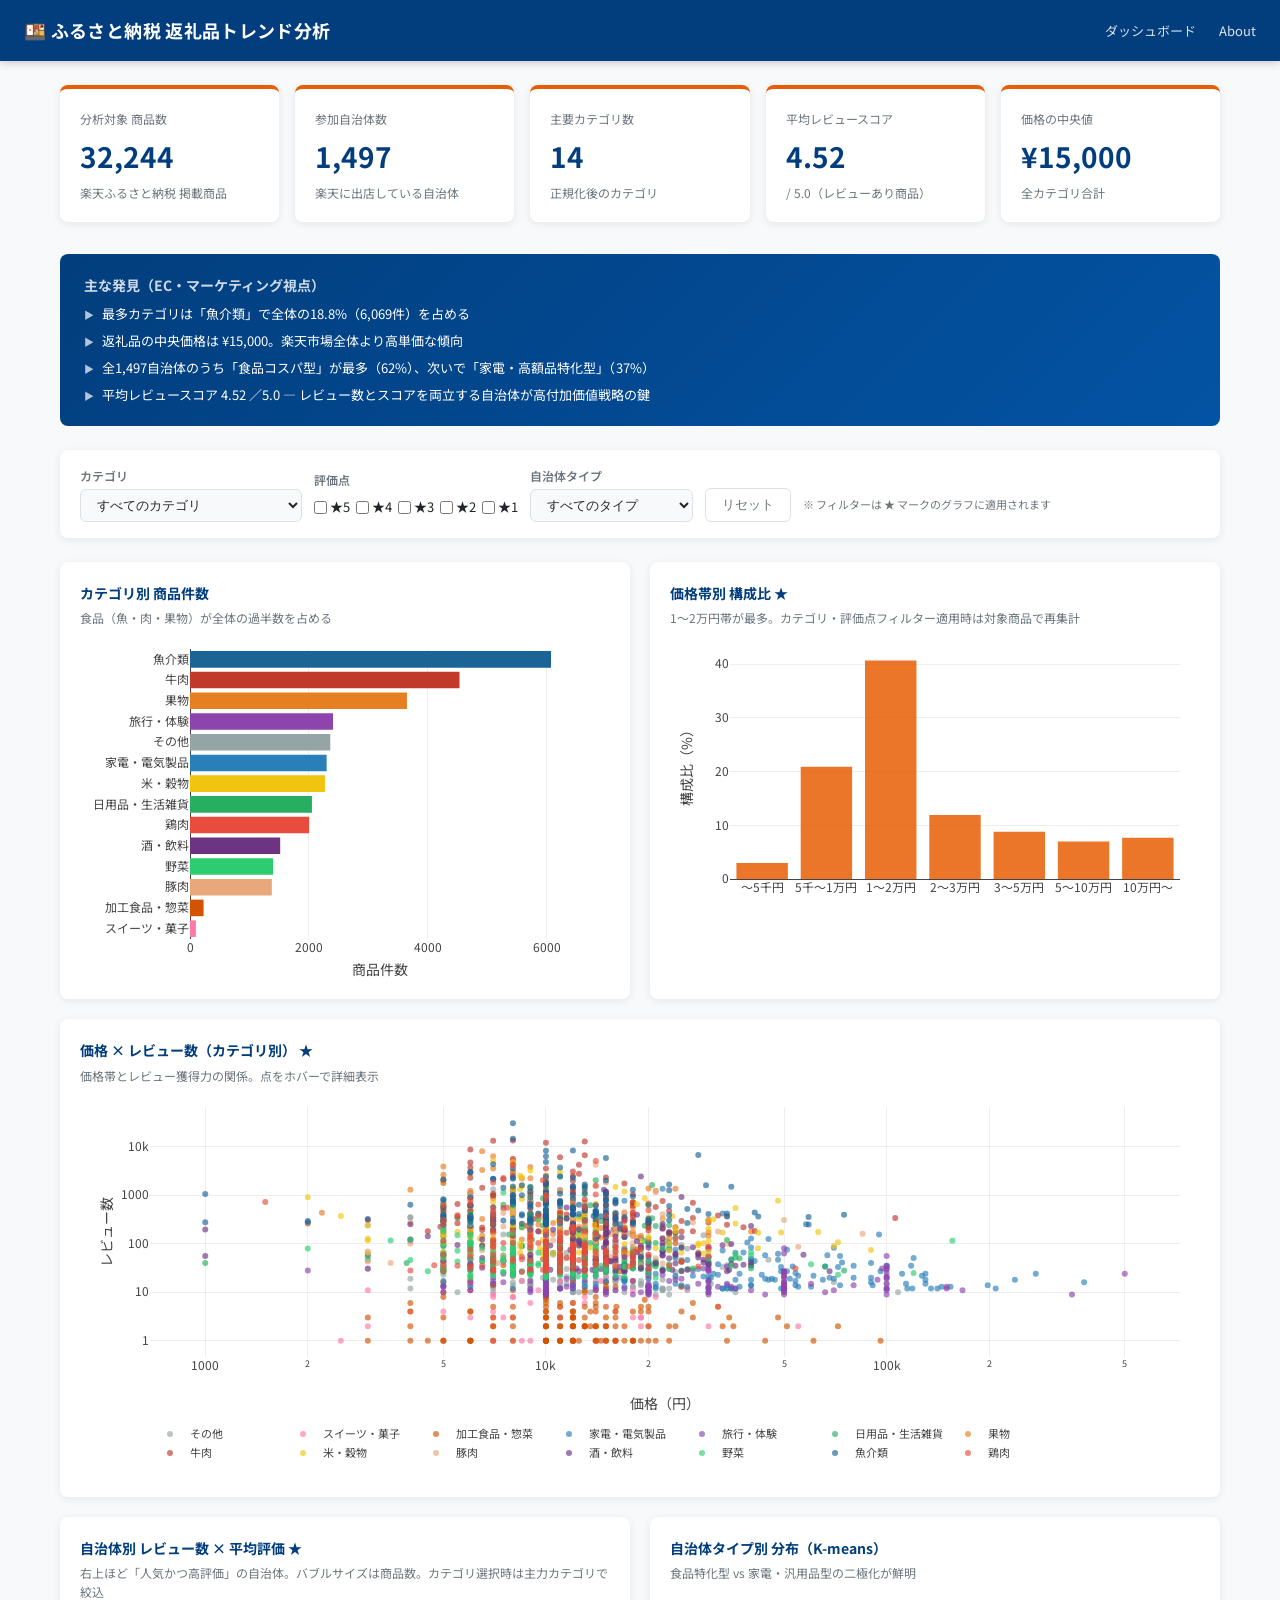
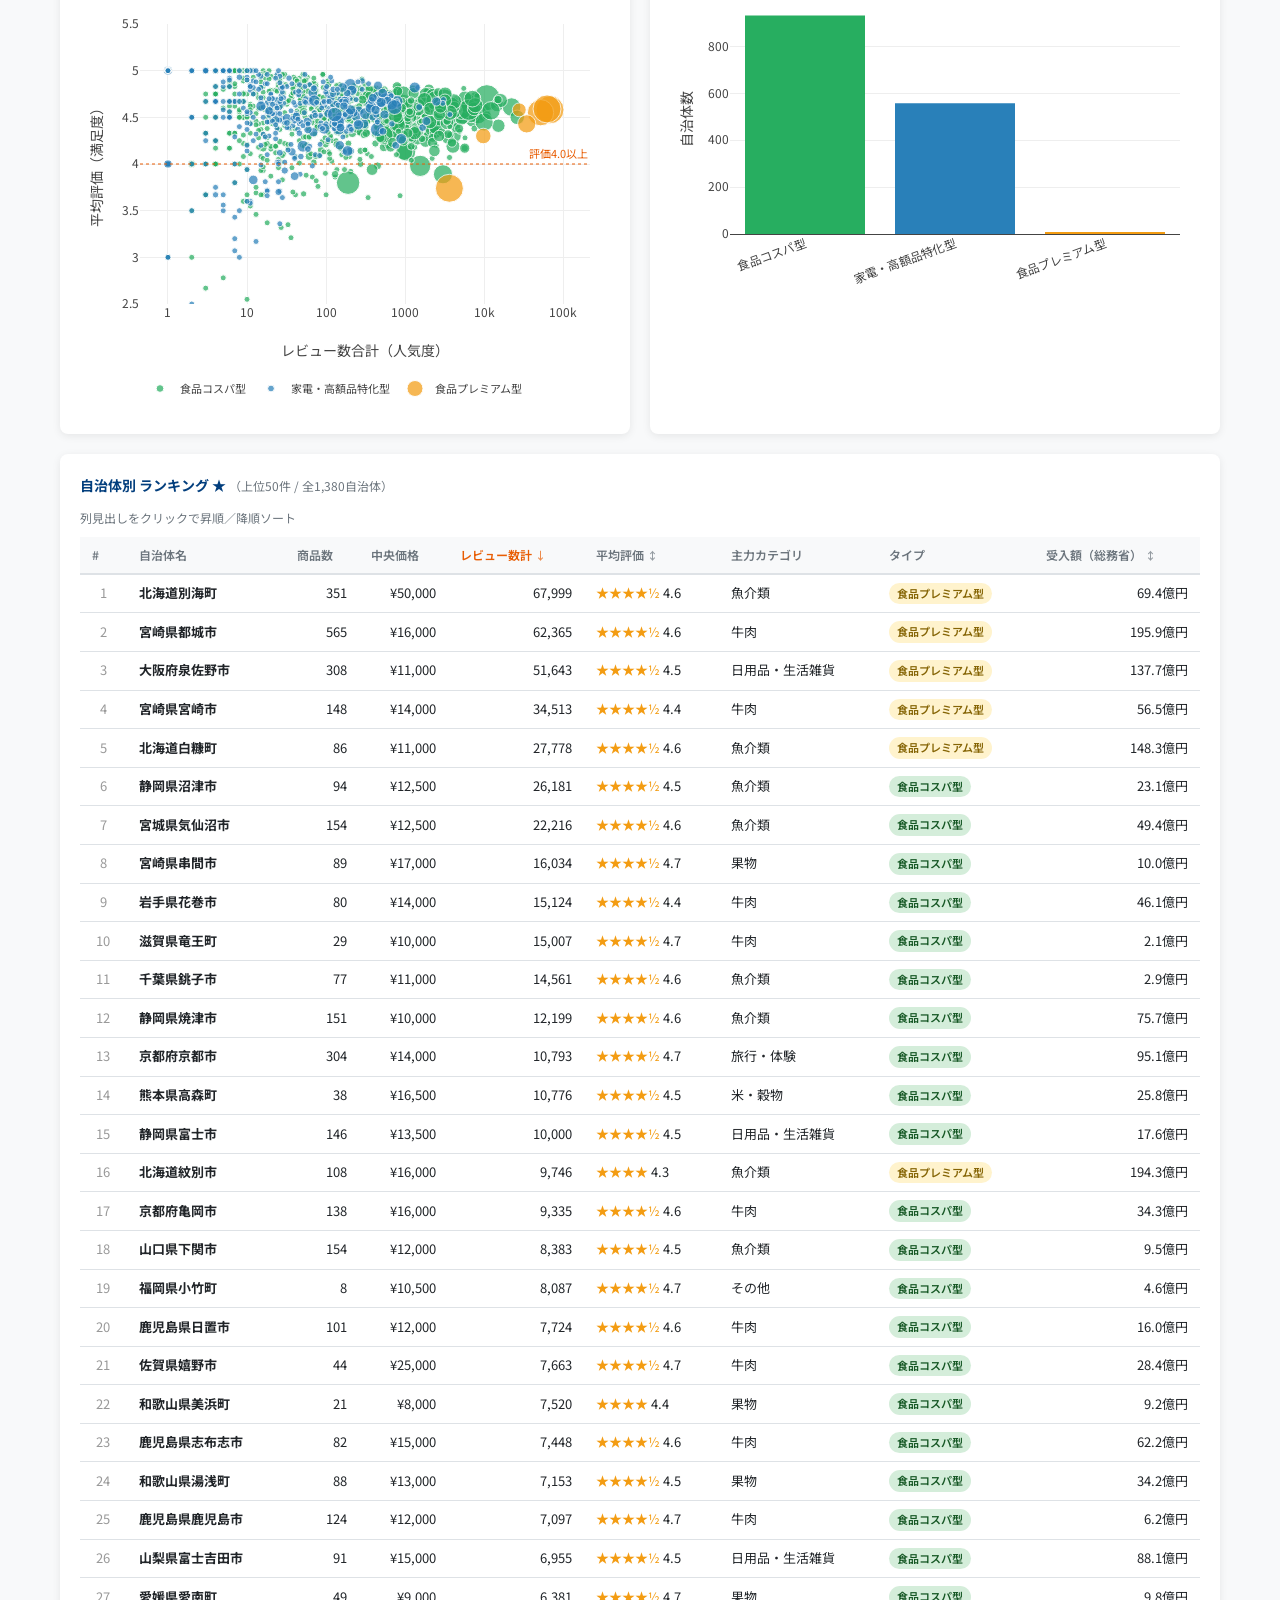
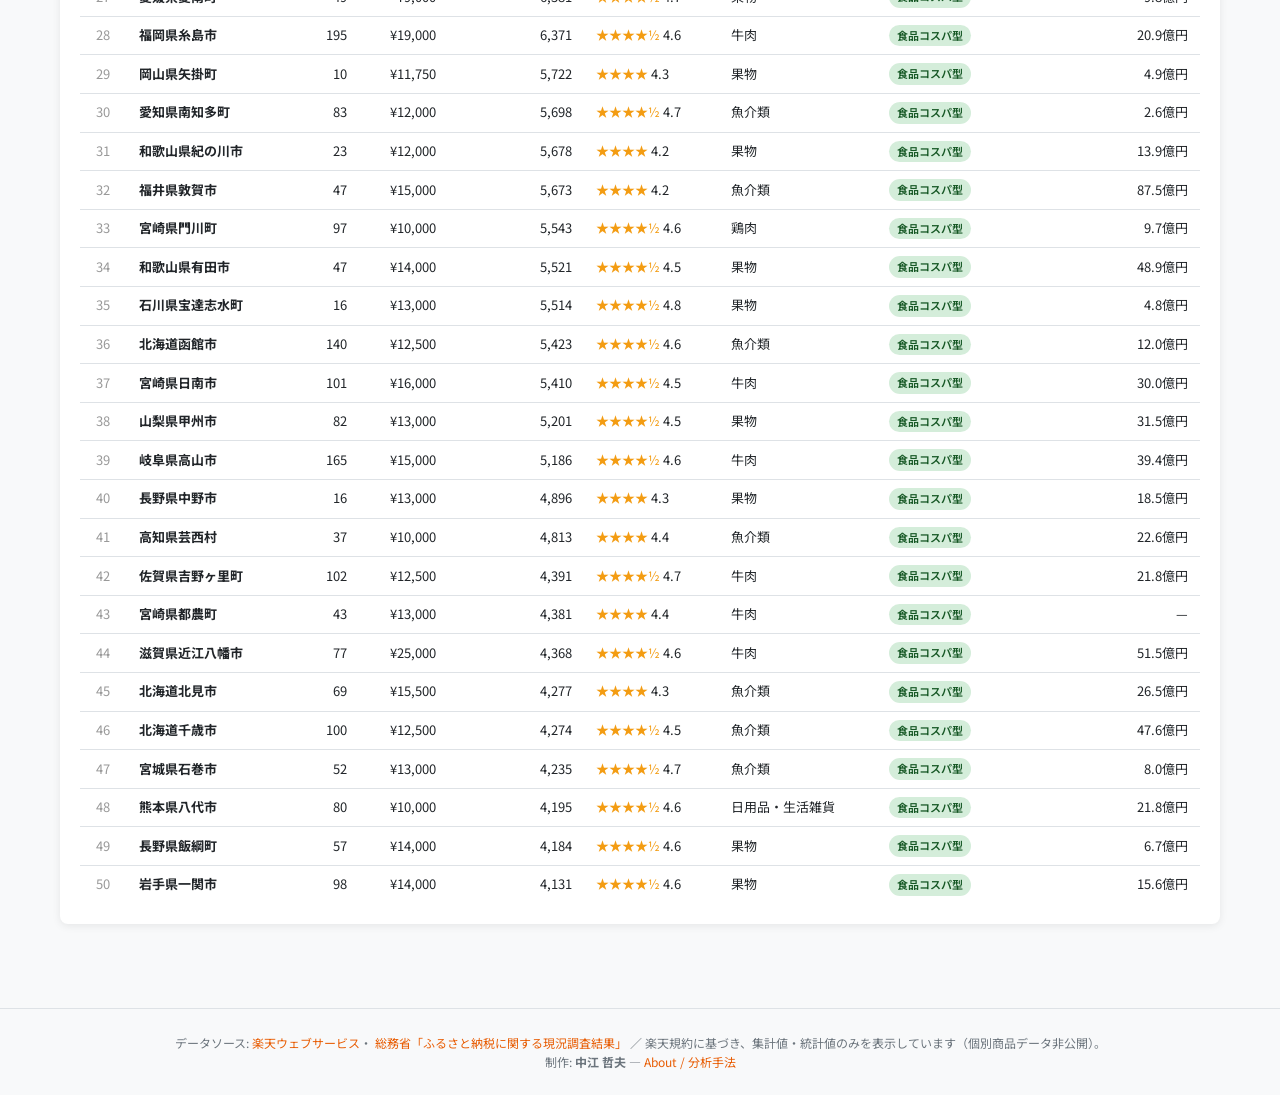
<file: docs/index.html>
<!DOCTYPE html>
<html lang="ja">
<head>
  <meta charset="UTF-8">
  <meta name="viewport" content="width=device-width, initial-scale=1.0">
  <title>ふるさと納税 返礼品トレンド分析 | Portfolio by Tetsu Nakae</title>
  <meta name="description" content="楽天ふるさと納税の返礼品データを分析。カテゴリ別人気構造・価格帯戦略・自治体タイプを可視化したインタラクティブダッシュボード。">
  <link rel="preconnect" href="https://fonts.googleapis.com">
  <link href="https://fonts.googleapis.com/css2?family=Noto+Sans+JP:wght@400;600;700&display=swap" rel="stylesheet">
  <link rel="stylesheet" href="./static/css/main.css">
</head>
<body>

<header class="site-header">
  <h1>🍱 ふるさと納税 返礼品トレンド分析</h1>
  <nav>
    <a href="./index.html">ダッシュボード</a>
    <a href="./about.html">About</a>
  </nav>
</header>

<main class="container">

  <!-- KPIカード -->
  <section class="kpi-grid" id="kpi-section">
    <div class="kpi-card">
      <div class="label">分析対象 商品数</div>
      <div class="value" id="kpi-products">—</div>
      <div class="sub">楽天ふるさと納税 掲載商品</div>
    </div>
    <div class="kpi-card">
      <div class="label">参加自治体数</div>
      <div class="value" id="kpi-municipalities">—</div>
      <div class="sub">楽天に出店している自治体</div>
    </div>
    <div class="kpi-card">
      <div class="label">主要カテゴリ数</div>
      <div class="value" id="kpi-categories">—</div>
      <div class="sub">正規化後のカテゴリ</div>
    </div>
    <div class="kpi-card">
      <div class="label">平均レビュースコア</div>
      <div class="value" id="kpi-rating">—</div>
      <div class="sub">/ 5.0（レビューあり商品）</div>
    </div>
    <div class="kpi-card">
      <div class="label">価格の中央値</div>
      <div class="value" id="kpi-median-price">—</div>
      <div class="sub">全カテゴリ合計</div>
    </div>
  </section>

  <!-- インサイトバナー -->
  <section class="insight-banner">
    <h2>主な発見（EC・マーケティング視点）</h2>
    <ul class="insights-list" id="insights-list"></ul>
  </section>

  <!-- フィルターバー（*マーク付きグラフに適用） -->
  <section class="filter-bar">
    <div class="filter-group">
      <label for="filter-category">カテゴリ</label>
      <select id="filter-category">
        <option value="all">すべてのカテゴリ</option>
      </select>
    </div>
    <div class="filter-group">
      <label>評価点</label>
      <div class="rating-checks" id="rating-checks">
        <label class="rating-label"><input type="checkbox" class="rating-check" value="5"> ★5</label>
        <label class="rating-label"><input type="checkbox" class="rating-check" value="4"> ★4</label>
        <label class="rating-label"><input type="checkbox" class="rating-check" value="3"> ★3</label>
        <label class="rating-label"><input type="checkbox" class="rating-check" value="2"> ★2</label>
        <label class="rating-label"><input type="checkbox" class="rating-check" value="1"> ★1</label>
      </div>
    </div>
    <div class="filter-group">
      <label for="filter-cluster">自治体タイプ</label>
      <select id="filter-cluster">
        <option value="all">すべてのタイプ</option>
      </select>
    </div>
    <button class="btn-reset" id="btn-reset">リセット</button>
    <div class="filter-note">※ フィルターは ★ マークのグラフに適用されます</div>
  </section>

  <!-- チャート行 1: カテゴリ（フィルター対象外）& 価格帯（★） -->
  <section class="chart-grid">
    <div class="chart-card">
      <h2>カテゴリ別 商品件数</h2>
      <p class="chart-desc">食品（魚・肉・果物）が全体の過半数を占める</p>
      <div id="chart-category" class="chart-placeholder">
        <div class="loading" id="loading-msg">データを読み込み中...</div>
      </div>
    </div>
    <div class="chart-card">
      <h2>価格帯別 構成比 ★</h2>
      <p class="chart-desc">1〜2万円帯が最多。カテゴリ・評価点フィルター適用時は対象商品で再集計</p>
      <div id="chart-price" class="chart-placeholder"></div>
    </div>
  </section>

  <!-- チャート行 2: 価格×レビュー（★） -->
  <section class="chart-grid full">
    <div class="chart-card">
      <h2>価格 × レビュー数（カテゴリ別） ★</h2>
      <p class="chart-desc">価格帯とレビュー獲得力の関係。点をホバーで詳細表示</p>
      <div id="chart-scatter" class="chart-placeholder"></div>
    </div>
  </section>

  <!-- チャート行 3: 自治体散布図（★）& クラスター棒 -->
  <section class="chart-grid">
    <div class="chart-card">
      <h2>自治体別 レビュー数 × 平均評価 ★</h2>
      <p class="chart-desc">右上ほど「人気かつ高評価」の自治体。バブルサイズは商品数。カテゴリ選択時は主力カテゴリで絞込</p>
      <div id="chart-muni-scatter" class="chart-placeholder"></div>
    </div>
    <div class="chart-card">
      <h2>自治体タイプ別 分布（K-means）</h2>
      <p class="chart-desc">食品特化型 vs 家電・汎用品型の二極化が鮮明</p>
      <div id="chart-cluster" class="chart-placeholder"></div>
    </div>
  </section>

  <!-- 自治体ランキングテーブル（★） -->
  <section class="table-card">
    <h2>自治体別 ランキング ★ <span id="muni-count" style="font-weight:400;font-size:12px;color:#6c757d"></span></h2>
    <p style="font-size:12px;color:#6c757d;margin-bottom:10px">列見出しをクリックで昇順／降順ソート</p>
    <div style="overflow-x:auto">
      <table class="data-table">
        <thead>
          <tr>
            <th>#</th>
            <th>自治体名</th>
            <th>商品数</th>
            <th>中央価格</th>
            <th class="sortable" data-col="total_reviews">レビュー数計 <span class="sort-icon">↕</span></th>
            <th class="sortable" data-col="avg_rating">平均評価 <span class="sort-icon">↕</span></th>
            <th>主力カテゴリ</th>
            <th>タイプ</th>
            <th class="sortable" data-col="donation_amount_oku">受入額（総務省） <span class="sort-icon">↕</span></th>
          </tr>
        </thead>
        <tbody id="muni-tbody"></tbody>
      </table>
    </div>
  </section>

</main>

<footer class="site-footer">
  <p>
    データソース: <a href="https://webservice.rakuten.co.jp/" target="_blank" rel="noopener">楽天ウェブサービス</a>・
    <a href="https://www.soumu.go.jp/main_sosiki/jichi_zeisei/czaisei/czaisei_seido/furusato/archive/" target="_blank" rel="noopener">総務省「ふるさと納税に関する現況調査結果」</a>
    ／ 楽天規約に基づき、集計値・統計値のみを表示しています（個別商品データ非公開）。<br>
    制作: <strong>中江 哲夫</strong> — <a href="./about.html">About / 分析手法</a>
  </p>
</footer>

<script src="https://cdn.plot.ly/plotly-2.27.0.min.js"></script>
<script src="./static/js/dashboard.js"></script>
<script src="./static/js/charts.js"></script>
<script src="./static/js/table.js"></script>

</body>
</html>
</file>
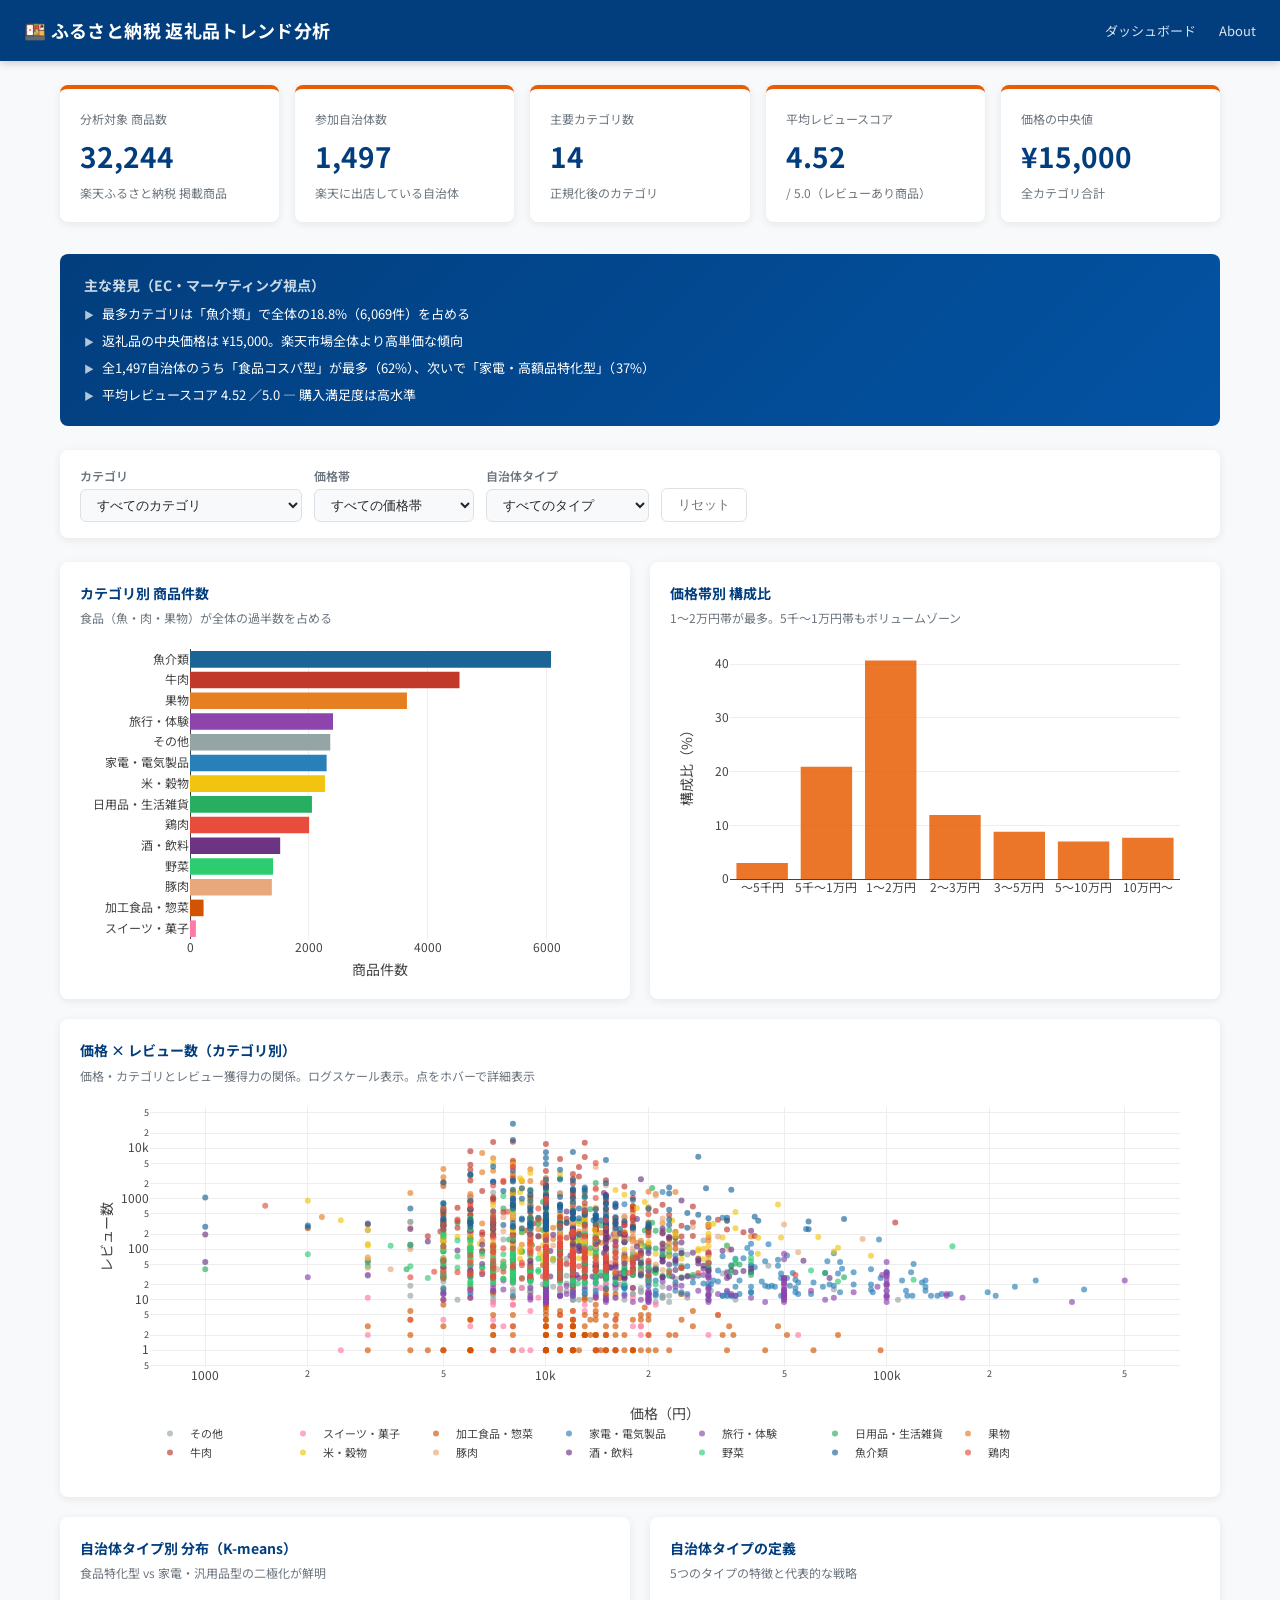
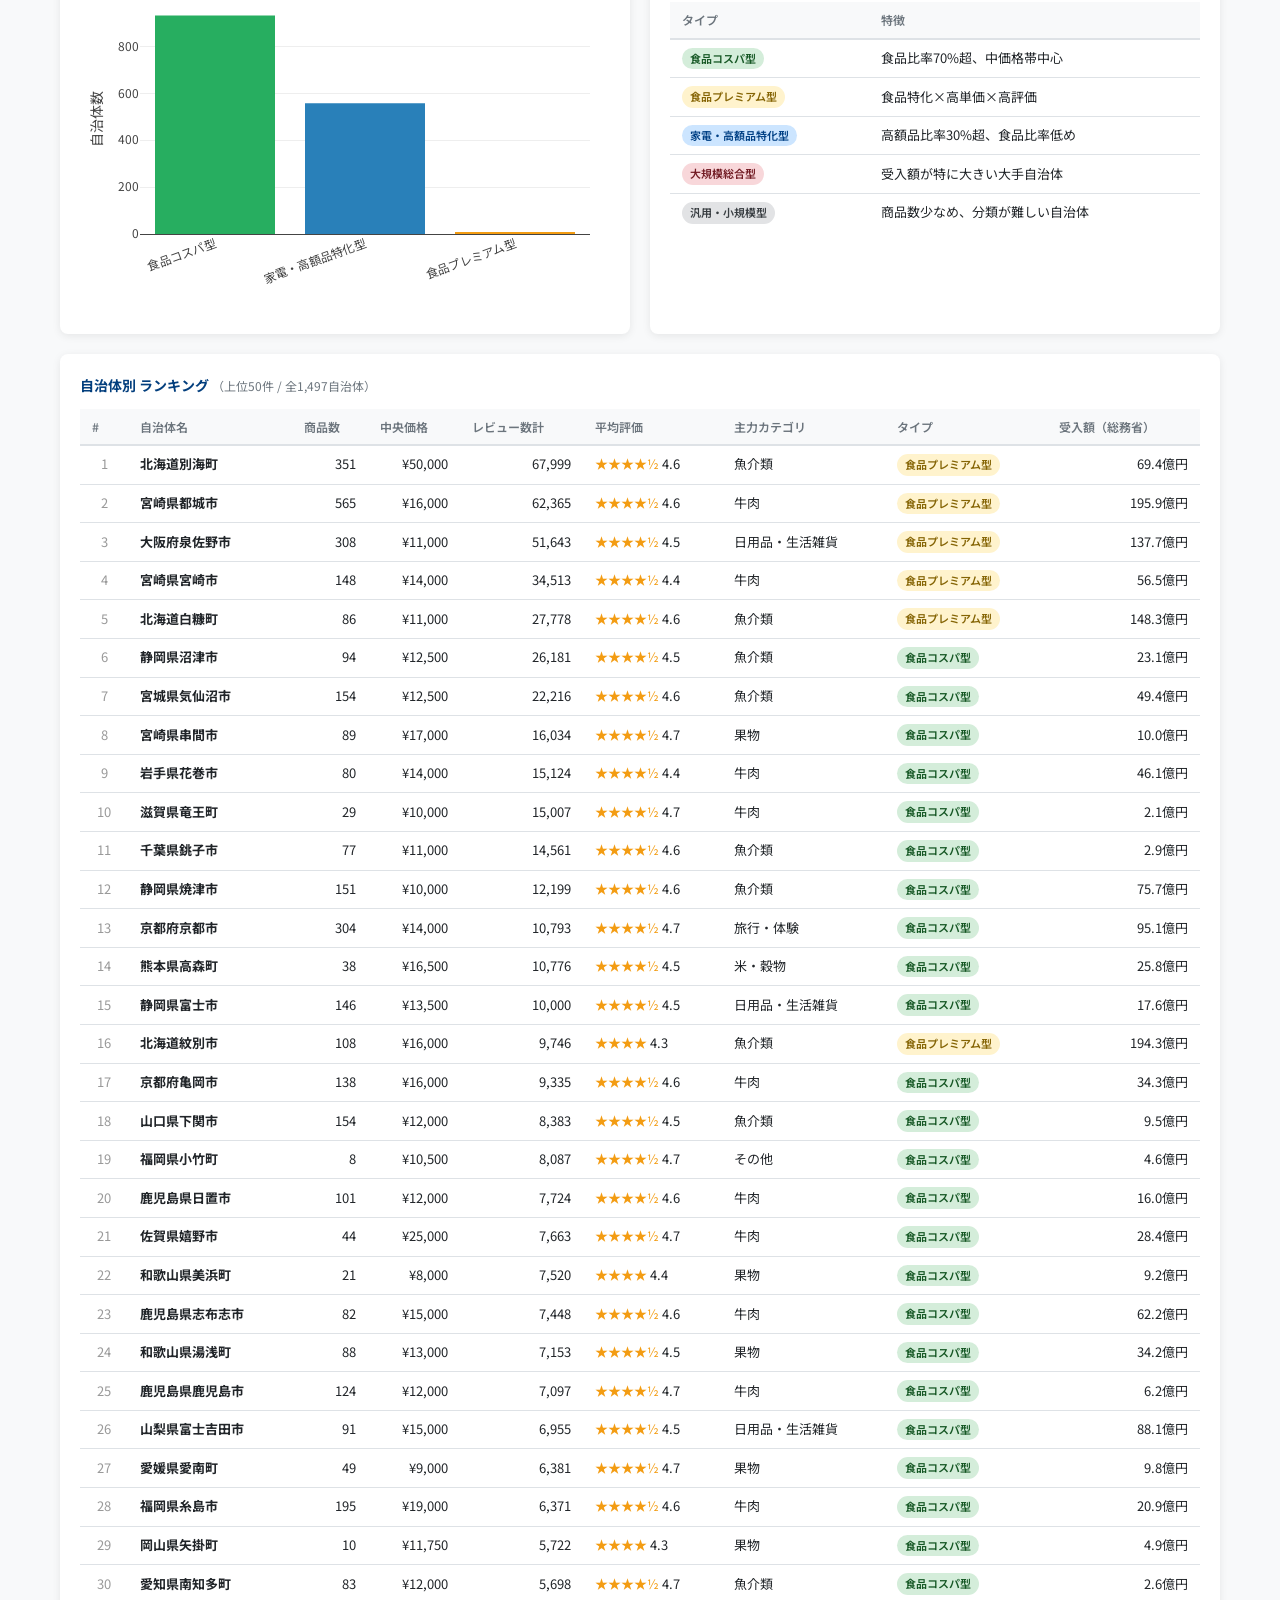
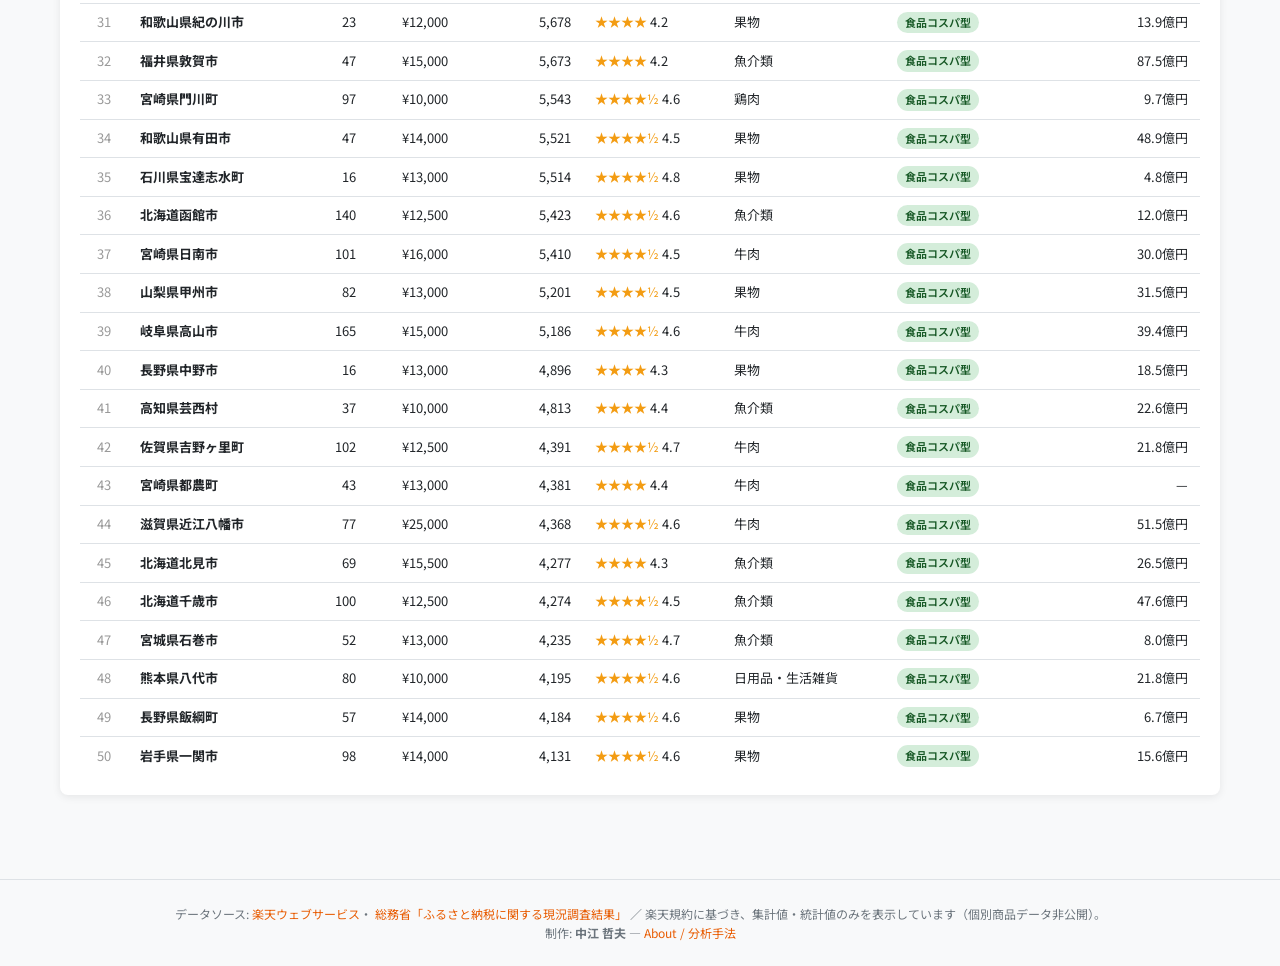
<file: web/index.html>
<!DOCTYPE html>
<html lang="ja">
<head>
  <meta charset="UTF-8">
  <meta name="viewport" content="width=device-width, initial-scale=1.0">
  <title>ふるさと納税 返礼品トレンド分析 | Portfolio by Tetsu Nakae</title>
  <meta name="description" content="楽天ふるさと納税の返礼品データを分析。カテゴリ別人気構造・価格帯戦略・自治体タイプを可視化したインタラクティブダッシュボード。">
  <link rel="preconnect" href="https://fonts.googleapis.com">
  <link href="https://fonts.googleapis.com/css2?family=Noto+Sans+JP:wght@400;600;700&display=swap" rel="stylesheet">
  <link rel="stylesheet" href="./static/css/main.css">
</head>
<body>

<!-- ヘッダー -->
<header class="site-header">
  <h1>🍱 ふるさと納税 返礼品トレンド分析</h1>
  <nav>
    <a href="./index.html">ダッシュボード</a>
    <a href="./about.html">About</a>
  </nav>
</header>

<main class="container">

  <!-- KPIカード -->
  <section class="kpi-grid" id="kpi-section">
    <div class="kpi-card">
      <div class="label">分析対象 商品数</div>
      <div class="value" id="kpi-products">—</div>
      <div class="sub">楽天ふるさと納税 掲載商品</div>
    </div>
    <div class="kpi-card">
      <div class="label">参加自治体数</div>
      <div class="value" id="kpi-municipalities">—</div>
      <div class="sub">楽天に出店している自治体</div>
    </div>
    <div class="kpi-card">
      <div class="label">主要カテゴリ数</div>
      <div class="value" id="kpi-categories">—</div>
      <div class="sub">正規化後のカテゴリ</div>
    </div>
    <div class="kpi-card">
      <div class="label">平均レビュースコア</div>
      <div class="value" id="kpi-rating">—</div>
      <div class="sub">/ 5.0（レビューあり商品）</div>
    </div>
    <div class="kpi-card">
      <div class="label">価格の中央値</div>
      <div class="value" id="kpi-median-price">—</div>
      <div class="sub">全カテゴリ合計</div>
    </div>
  </section>

  <!-- インサイトバナー -->
  <section class="insight-banner">
    <h2>主な発見（EC・マーケティング視点）</h2>
    <ul class="insights-list" id="insights-list"></ul>
  </section>

  <!-- フィルターバー -->
  <section class="filter-bar">
    <div class="filter-group">
      <label for="filter-category">カテゴリ</label>
      <select id="filter-category">
        <option value="all">すべてのカテゴリ</option>
      </select>
    </div>
    <div class="filter-group">
      <label for="filter-price">価格帯</label>
      <select id="filter-price">
        <option value="all">すべての価格帯</option>
      </select>
    </div>
    <div class="filter-group">
      <label for="filter-cluster">自治体タイプ</label>
      <select id="filter-cluster">
        <option value="all">すべてのタイプ</option>
      </select>
    </div>
    <button class="btn-reset" id="btn-reset">リセット</button>
  </section>

  <!-- チャート行 1: カテゴリ & 価格帯 -->
  <section class="chart-grid">
    <div class="chart-card">
      <h2>カテゴリ別 商品件数</h2>
      <p class="chart-desc">食品（魚・肉・果物）が全体の過半数を占める</p>
      <div id="chart-category" class="chart-placeholder">
        <div class="loading" id="loading-msg">データを読み込み中...</div>
      </div>
    </div>
    <div class="chart-card">
      <h2>価格帯別 構成比</h2>
      <p class="chart-desc">1〜2万円帯が最多。5千〜1万円帯もボリュームゾーン</p>
      <div id="chart-price" class="chart-placeholder"></div>
    </div>
  </section>

  <!-- チャート行 2: 散布図 -->
  <section class="chart-grid full">
    <div class="chart-card">
      <h2>価格 × レビュー数（カテゴリ別）</h2>
      <p class="chart-desc">価格・カテゴリとレビュー獲得力の関係。ログスケール表示。点をホバーで詳細表示</p>
      <div id="chart-scatter" class="chart-placeholder"></div>
    </div>
  </section>

  <!-- チャート行 3: クラスター -->
  <section class="chart-grid">
    <div class="chart-card">
      <h2>自治体タイプ別 分布（K-means）</h2>
      <p class="chart-desc">食品特化型 vs 家電・汎用品型の二極化が鮮明</p>
      <div id="chart-cluster" class="chart-placeholder"></div>
    </div>
    <div class="chart-card">
      <h2>自治体タイプの定義</h2>
      <p class="chart-desc">5つのタイプの特徴と代表的な戦略</p>
      <div style="padding:8px 0">
        <table class="data-table">
          <thead>
            <tr>
              <th>タイプ</th>
              <th>特徴</th>
            </tr>
          </thead>
          <tbody>
            <tr><td><span class="badge badge-food-cheap">食品コスパ型</span></td><td>食品比率70%超、中価格帯中心</td></tr>
            <tr><td><span class="badge badge-food-prem">食品プレミアム型</span></td><td>食品特化×高単価×高評価</td></tr>
            <tr><td><span class="badge badge-elec">家電・高額品特化型</span></td><td>高額品比率30%超、食品比率低め</td></tr>
            <tr><td><span class="badge badge-large">大規模総合型</span></td><td>受入額が特に大きい大手自治体</td></tr>
            <tr><td><span class="badge badge-small">汎用・小規模型</span></td><td>商品数少なめ、分類が難しい自治体</td></tr>
          </tbody>
        </table>
      </div>
    </div>
  </section>

  <!-- 自治体ランキングテーブル -->
  <section class="table-card">
    <h2>自治体別 ランキング <span id="muni-count" style="font-weight:400;font-size:12px;color:#6c757d"></span></h2>
    <div style="overflow-x:auto">
      <table class="data-table">
        <thead>
          <tr>
            <th>#</th>
            <th>自治体名</th>
            <th>商品数</th>
            <th>中央価格</th>
            <th>レビュー数計</th>
            <th>平均評価</th>
            <th>主力カテゴリ</th>
            <th>タイプ</th>
            <th>受入額（総務省）</th>
          </tr>
        </thead>
        <tbody id="muni-tbody"></tbody>
      </table>
    </div>
  </section>

</main>

<!-- フッター -->
<footer class="site-footer">
  <p>
    データソース: <a href="https://webservice.rakuten.co.jp/" target="_blank" rel="noopener">楽天ウェブサービス</a>・
    <a href="https://www.soumu.go.jp/main_sosiki/jichi_zeisei/czaisei/czaisei_seido/furusato/archive/" target="_blank" rel="noopener">総務省「ふるさと納税に関する現況調査結果」</a>
    ／ 楽天規約に基づき、集計値・統計値のみを表示しています（個別商品データ非公開）。<br>
    制作: <strong>中江 哲夫</strong> — <a href="./about.html">About / 分析手法</a>
  </p>
</footer>

<!-- Plotly.js (CDN) -->
<script src="https://cdn.plot.ly/plotly-2.27.0.min.js"></script>
<!-- ダッシュボード JS -->
<script src="./static/js/dashboard.js"></script>
<script src="./static/js/charts.js"></script>
<script src="./static/js/table.js"></script>

</body>
</html>
</file>
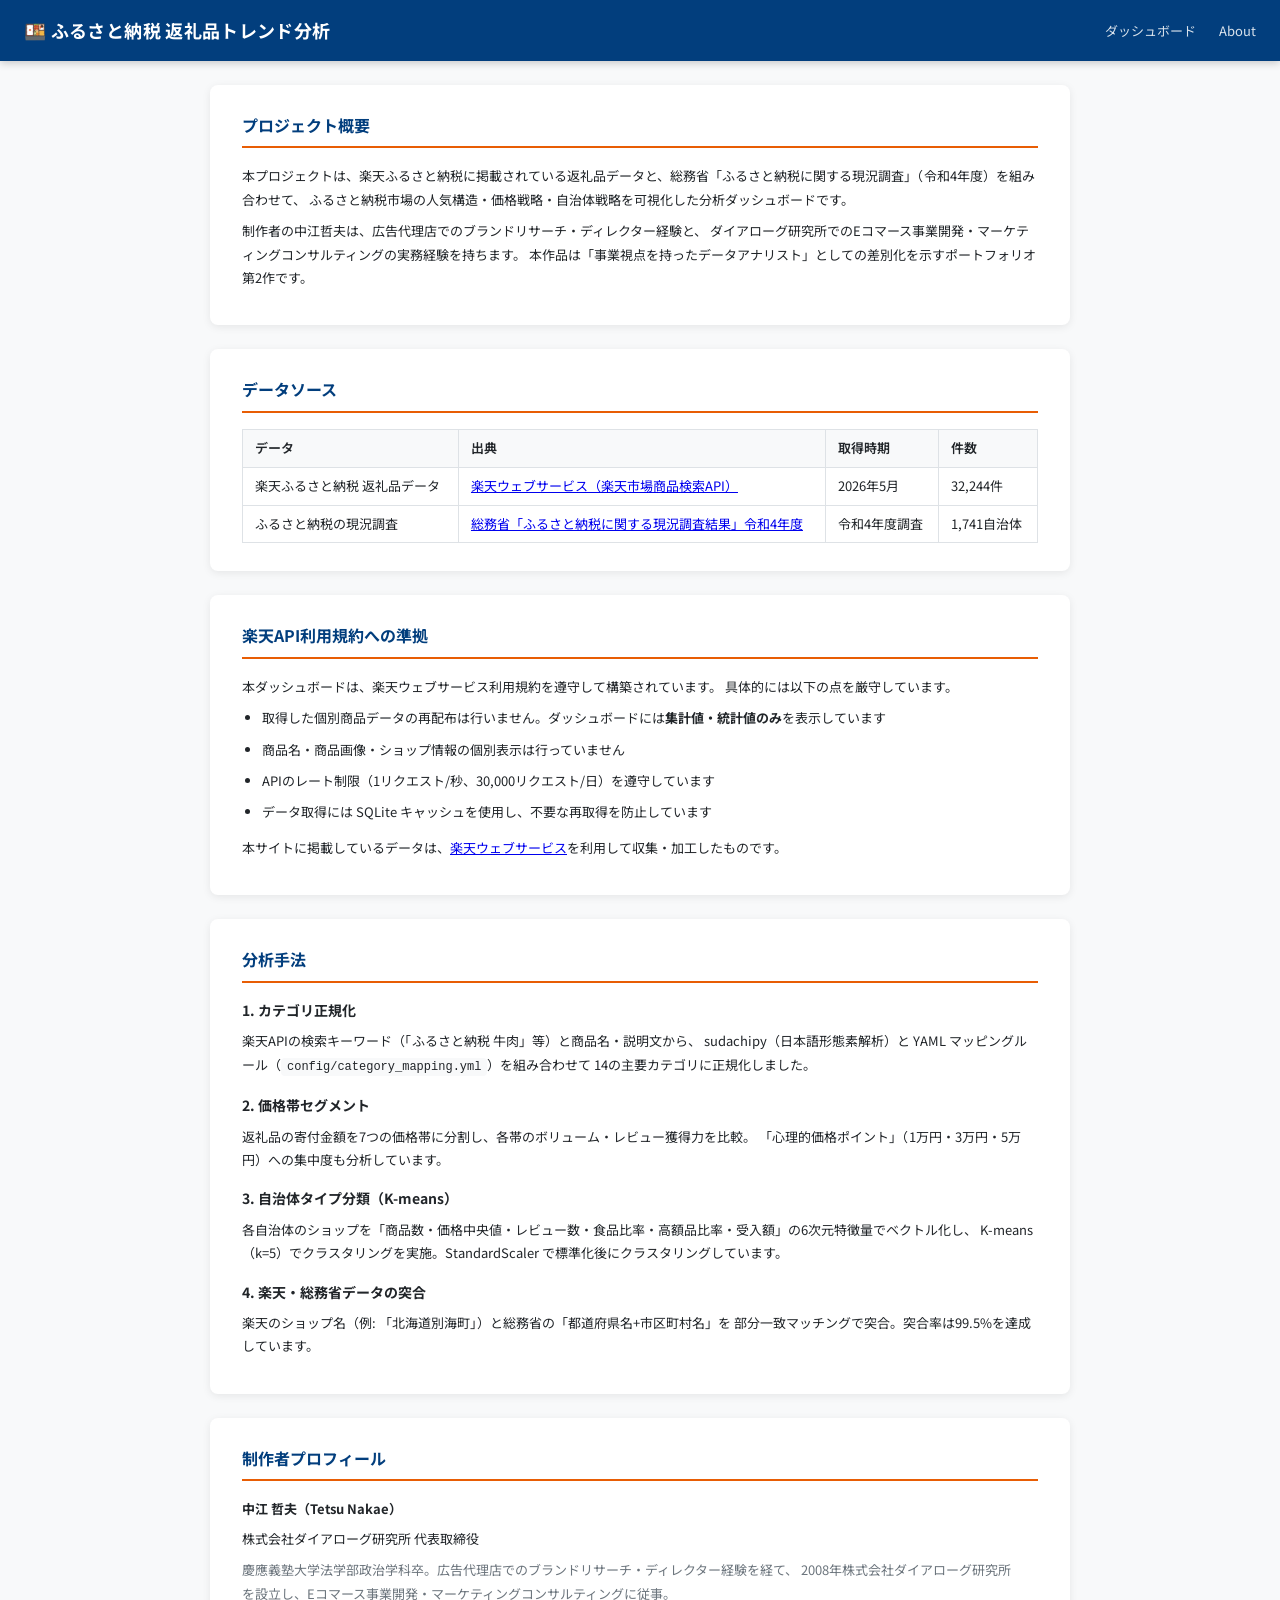
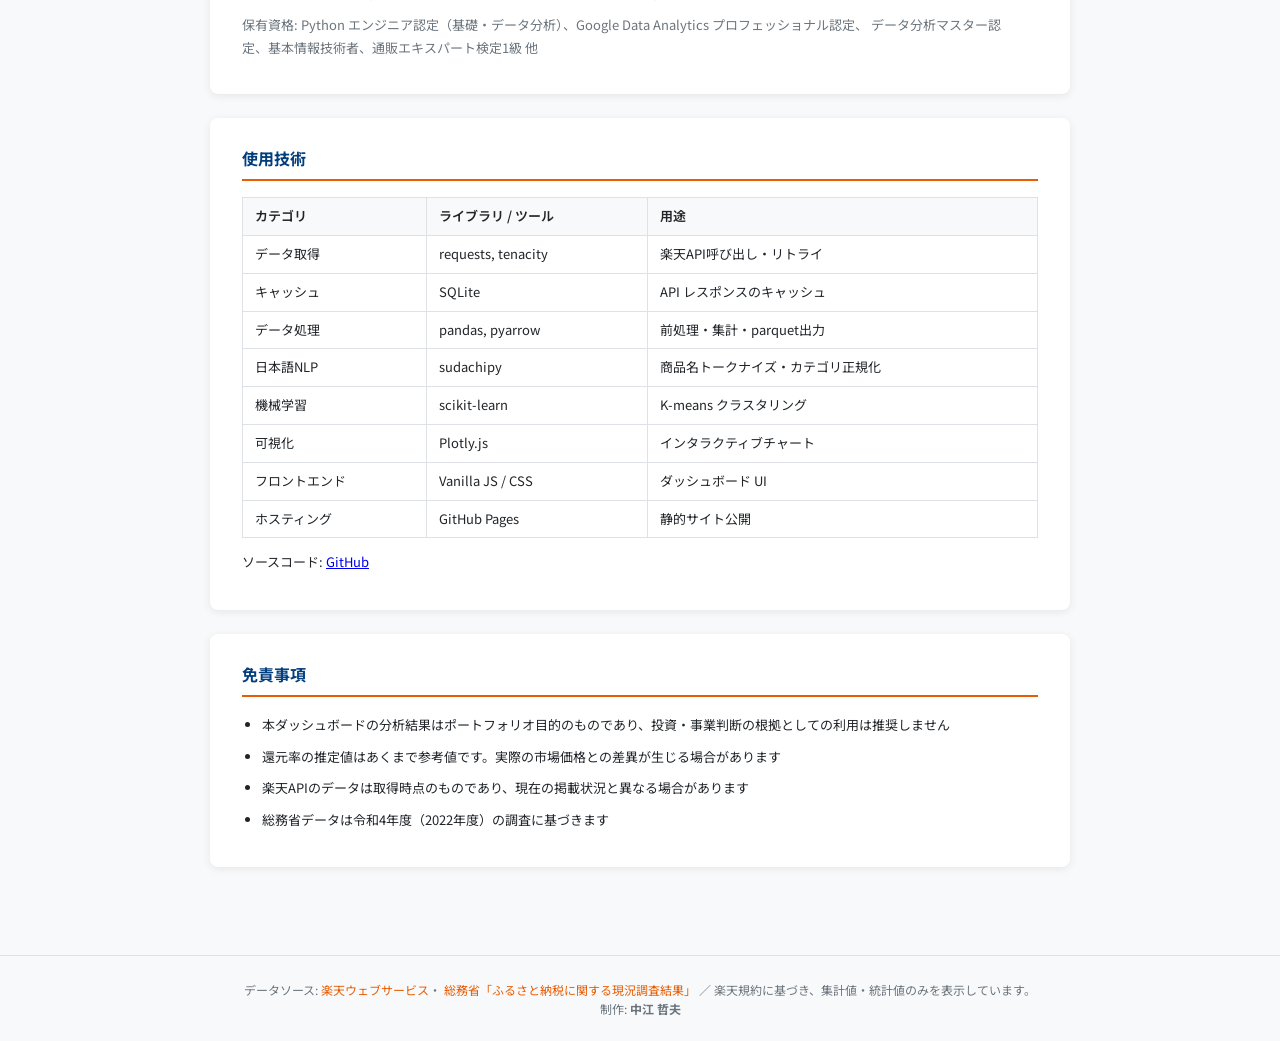
<file: docs/about.html>
<!DOCTYPE html>
<html lang="ja">
<head>
  <meta charset="UTF-8">
  <meta name="viewport" content="width=device-width, initial-scale=1.0">
  <title>About | ふるさと納税 返礼品トレンド分析</title>
  <link rel="preconnect" href="https://fonts.googleapis.com">
  <link href="https://fonts.googleapis.com/css2?family=Noto+Sans+JP:wght@400;600;700&display=swap" rel="stylesheet">
  <link rel="stylesheet" href="./static/css/main.css">
  <style>
    .about-section { background:#fff; border-radius:8px; padding:28px 32px; box-shadow:0 2px 8px rgba(0,0,0,.08); margin-bottom:24px; }
    .about-section h2 { color:#023e7d; font-size:16px; margin-bottom:16px; padding-bottom:8px; border-bottom:2px solid #e85d04; }
    .about-section h3 { font-size:14px; color:#212529; margin:16px 0 8px; }
    .about-section p, .about-section li { font-size:13px; line-height:1.8; margin-bottom:8px; }
    .about-section ul { padding-left:20px; }
    .about-section table { width:100%; border-collapse:collapse; font-size:13px; margin-top:8px; }
    .about-section th { background:#f8f9fa; padding:8px 12px; border:1px solid #dee2e6; text-align:left; font-weight:600; }
    .about-section td { padding:8px 12px; border:1px solid #dee2e6; vertical-align:top; }
    .profile-grid { display:grid; grid-template-columns:auto 1fr; gap:24px; align-items:start; }
    .profile-text p { margin-bottom:6px; }
    code { background:#f8f9fa; padding:2px 6px; border-radius:4px; font-size:12px; }
  </style>
</head>
<body>

<header class="site-header">
  <h1>🍱 ふるさと納税 返礼品トレンド分析</h1>
  <nav>
    <a href="./index.html">ダッシュボード</a>
    <a href="./about.html">About</a>
  </nav>
</header>

<main class="container" style="max-width:900px">

  <!-- プロジェクト概要 -->
  <section class="about-section">
    <h2>プロジェクト概要</h2>
    <p>
      本プロジェクトは、楽天ふるさと納税に掲載されている返礼品データと、総務省「ふるさと納税に関する現況調査」（令和4年度）を組み合わせて、
      ふるさと納税市場の人気構造・価格戦略・自治体戦略を可視化した分析ダッシュボードです。
    </p>
    <p>
      制作者の中江哲夫は、広告代理店でのブランドリサーチ・ディレクター経験と、
      ダイアローグ研究所でのEコマース事業開発・マーケティングコンサルティングの実務経験を持ちます。
      本作品は「事業視点を持ったデータアナリスト」としての差別化を示すポートフォリオ第2作です。
    </p>
  </section>

  <!-- データソース -->
  <section class="about-section">
    <h2>データソース</h2>
    <table>
      <thead>
        <tr><th>データ</th><th>出典</th><th>取得時期</th><th>件数</th></tr>
      </thead>
      <tbody>
        <tr>
          <td>楽天ふるさと納税 返礼品データ</td>
          <td><a href="https://webservice.rakuten.co.jp/" target="_blank" rel="noopener">楽天ウェブサービス（楽天市場商品検索API）</a></td>
          <td>2026年5月</td>
          <td>32,244件</td>
        </tr>
        <tr>
          <td>ふるさと納税の現況調査</td>
          <td><a href="https://www.soumu.go.jp/main_sosiki/jichi_zeisei/czaisei/czaisei_seido/furusato/archive/" target="_blank" rel="noopener">総務省「ふるさと納税に関する現況調査結果」令和4年度</a></td>
          <td>令和4年度調査</td>
          <td>1,741自治体</td>
        </tr>
      </tbody>
    </table>
  </section>

  <!-- 楽天API利用規約の遵守 -->
  <section class="about-section">
    <h2>楽天API利用規約への準拠</h2>
    <p>
      本ダッシュボードは、楽天ウェブサービス利用規約を遵守して構築されています。
      具体的には以下の点を厳守しています。
    </p>
    <ul>
      <li>取得した個別商品データの再配布は行いません。ダッシュボードには<strong>集計値・統計値のみ</strong>を表示しています</li>
      <li>商品名・商品画像・ショップ情報の個別表示は行っていません</li>
      <li>APIのレート制限（1リクエスト/秒、30,000リクエスト/日）を遵守しています</li>
      <li>データ取得には SQLite キャッシュを使用し、不要な再取得を防止しています</li>
    </ul>
    <p style="margin-top:12px">
      本サイトに掲載しているデータは、<a href="https://webservice.rakuten.co.jp/" target="_blank" rel="noopener">楽天ウェブサービス</a>を利用して収集・加工したものです。
    </p>
  </section>

  <!-- 分析手法 -->
  <section class="about-section">
    <h2>分析手法</h2>

    <h3>1. カテゴリ正規化</h3>
    <p>
      楽天APIの検索キーワード（「ふるさと納税 牛肉」等）と商品名・説明文から、
      sudachipy（日本語形態素解析）と YAML マッピングルール（<code>config/category_mapping.yml</code>）を組み合わせて
      14の主要カテゴリに正規化しました。
    </p>

    <h3>2. 価格帯セグメント</h3>
    <p>
      返礼品の寄付金額を7つの価格帯に分割し、各帯のボリューム・レビュー獲得力を比較。
      「心理的価格ポイント」（1万円・3万円・5万円）への集中度も分析しています。
    </p>

    <h3>3. 自治体タイプ分類（K-means）</h3>
    <p>
      各自治体のショップを「商品数・価格中央値・レビュー数・食品比率・高額品比率・受入額」の6次元特徴量でベクトル化し、
      K-means（k=5）でクラスタリングを実施。StandardScaler で標準化後にクラスタリングしています。
    </p>

    <h3>4. 楽天・総務省データの突合</h3>
    <p>
      楽天のショップ名（例: 「北海道別海町」）と総務省の「都道府県名+市区町村名」を
      部分一致マッチングで突合。突合率は99.5%を達成しています。
    </p>
  </section>

  <!-- 制作者 -->
  <section class="about-section">
    <h2>制作者プロフィール</h2>
    <div class="profile-grid">
      <div class="profile-text">
        <p><strong>中江 哲夫（Tetsu Nakae）</strong></p>
        <p>株式会社ダイアローグ研究所 代表取締役</p>
        <p style="margin-top:8px; color:#6c757d">
          慶應義塾大学法学部政治学科卒。広告代理店でのブランドリサーチ・ディレクター経験を経て、
          2008年株式会社ダイアローグ研究所を設立し、Eコマース事業開発・マーケティングコンサルティングに従事。
        </p>
        <p style="margin-top:8px; color:#6c757d">
          保有資格: Python エンジニア認定（基礎・データ分析）、Google Data Analytics プロフェッショナル認定、
          データ分析マスター認定、基本情報技術者、通販エキスパート検定1級 他
        </p>
      </div>
    </div>
  </section>

  <!-- 技術スタック -->
  <section class="about-section">
    <h2>使用技術</h2>
    <table>
      <thead>
        <tr><th>カテゴリ</th><th>ライブラリ / ツール</th><th>用途</th></tr>
      </thead>
      <tbody>
        <tr><td>データ取得</td><td>requests, tenacity</td><td>楽天API呼び出し・リトライ</td></tr>
        <tr><td>キャッシュ</td><td>SQLite</td><td>API レスポンスのキャッシュ</td></tr>
        <tr><td>データ処理</td><td>pandas, pyarrow</td><td>前処理・集計・parquet出力</td></tr>
        <tr><td>日本語NLP</td><td>sudachipy</td><td>商品名トークナイズ・カテゴリ正規化</td></tr>
        <tr><td>機械学習</td><td>scikit-learn</td><td>K-means クラスタリング</td></tr>
        <tr><td>可視化</td><td>Plotly.js</td><td>インタラクティブチャート</td></tr>
        <tr><td>フロントエンド</td><td>Vanilla JS / CSS</td><td>ダッシュボード UI</td></tr>
        <tr><td>ホスティング</td><td>GitHub Pages</td><td>静的サイト公開</td></tr>
      </tbody>
    </table>
    <p style="margin-top:12px">
      ソースコード: <a href="https://github.com/tetsuN-0320/furusato-nozei-trends" target="_blank" rel="noopener">GitHub</a>
    </p>
  </section>

  <!-- 免責事項 -->
  <section class="about-section">
    <h2>免責事項</h2>
    <ul>
      <li>本ダッシュボードの分析結果はポートフォリオ目的のものであり、投資・事業判断の根拠としての利用は推奨しません</li>
      <li>還元率の推定値はあくまで参考値です。実際の市場価格との差異が生じる場合があります</li>
      <li>楽天APIのデータは取得時点のものであり、現在の掲載状況と異なる場合があります</li>
      <li>総務省データは令和4年度（2022年度）の調査に基づきます</li>
    </ul>
  </section>

</main>

<footer class="site-footer">
  <p>
    データソース: <a href="https://webservice.rakuten.co.jp/" target="_blank" rel="noopener">楽天ウェブサービス</a>・
    <a href="https://www.soumu.go.jp/main_sosiki/jichi_zeisei/czaisei/czaisei_seido/furusato/archive/" target="_blank" rel="noopener">総務省「ふるさと納税に関する現況調査結果」</a>
    ／ 楽天規約に基づき、集計値・統計値のみを表示しています。<br>
    制作: <strong>中江 哲夫</strong>
  </p>
</footer>

</body>
</html>
</file>
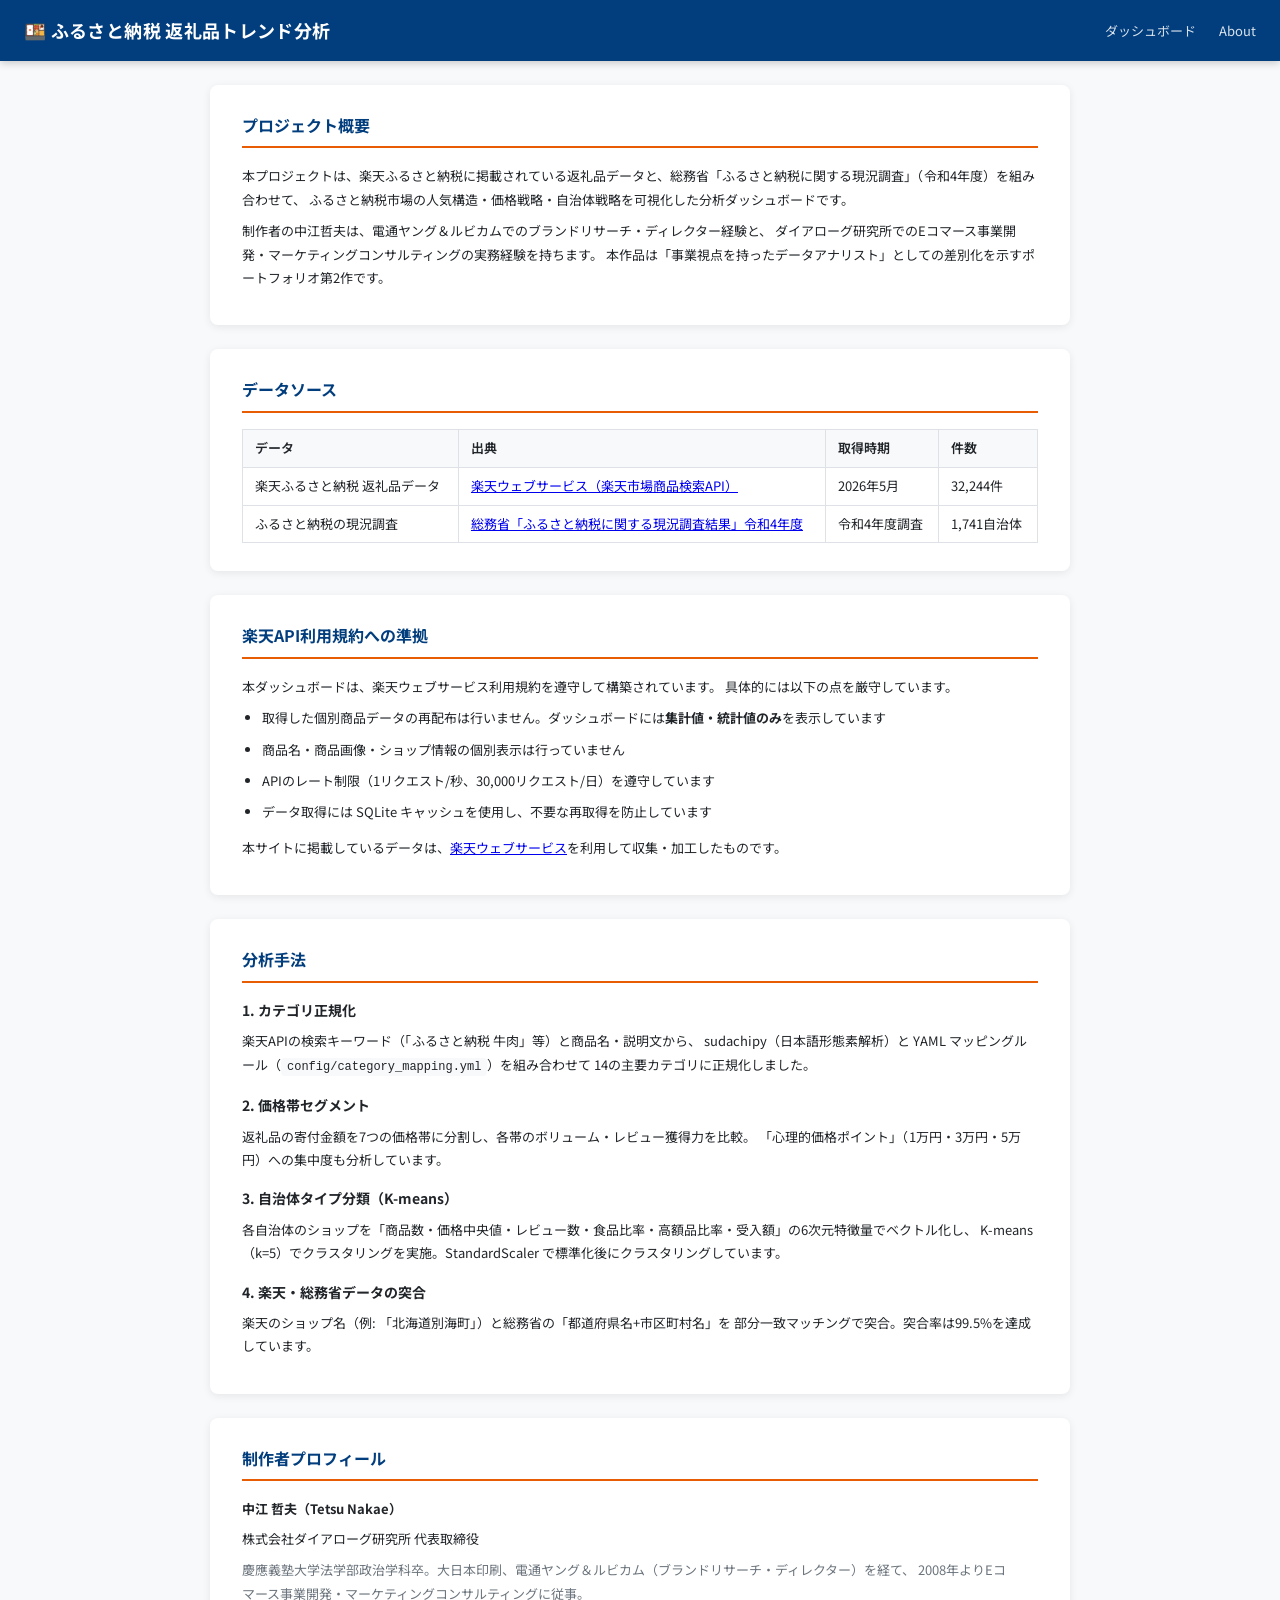
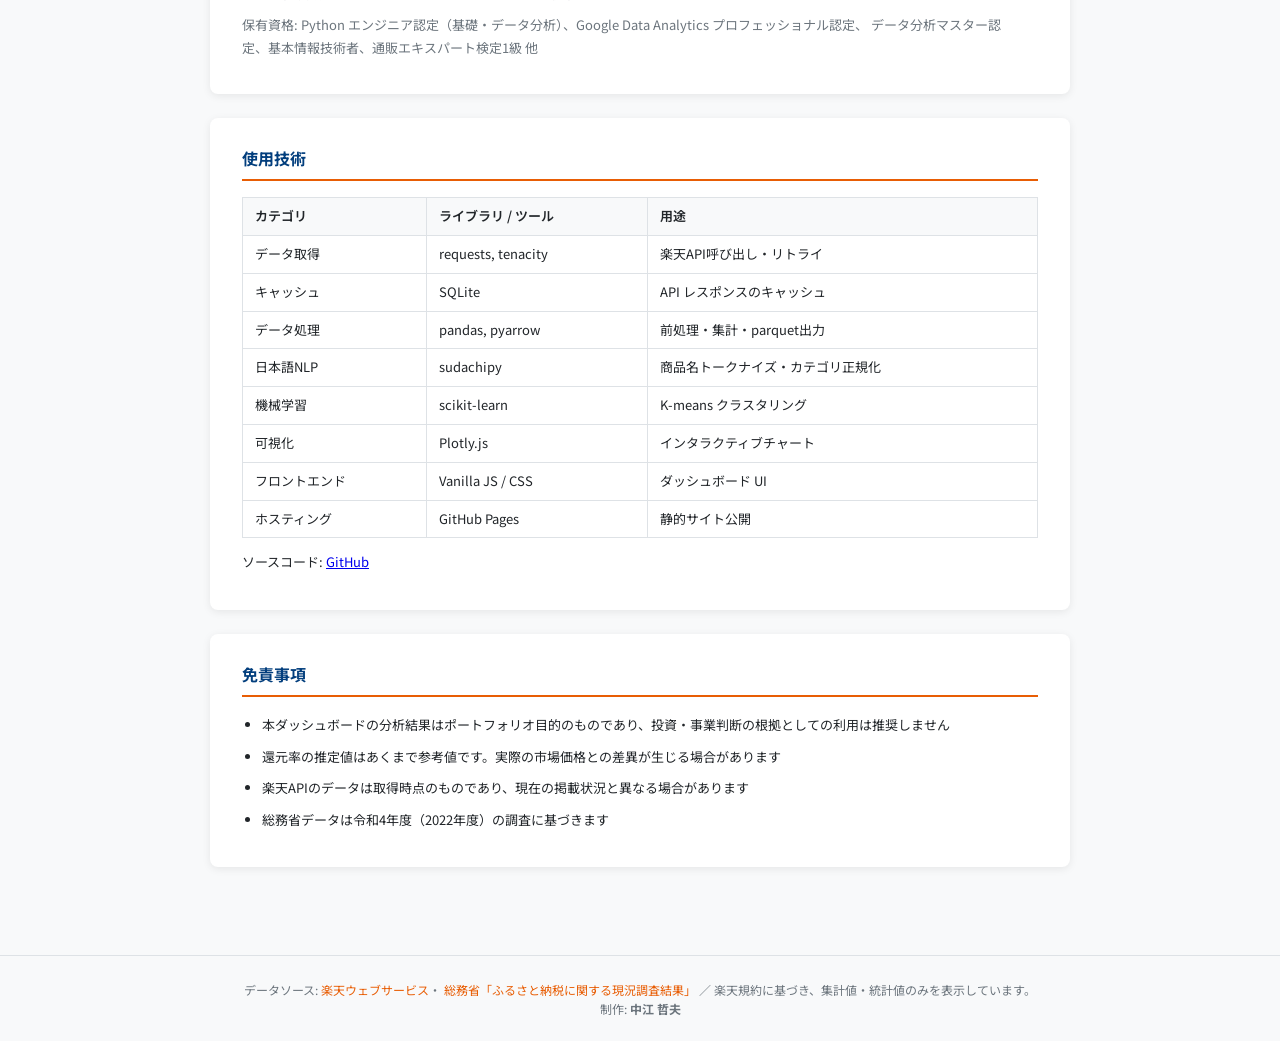
<file: web/about.html>
<!DOCTYPE html>
<html lang="ja">
<head>
  <meta charset="UTF-8">
  <meta name="viewport" content="width=device-width, initial-scale=1.0">
  <title>About | ふるさと納税 返礼品トレンド分析</title>
  <link rel="preconnect" href="https://fonts.googleapis.com">
  <link href="https://fonts.googleapis.com/css2?family=Noto+Sans+JP:wght@400;600;700&display=swap" rel="stylesheet">
  <link rel="stylesheet" href="./static/css/main.css">
  <style>
    .about-section { background:#fff; border-radius:8px; padding:28px 32px; box-shadow:0 2px 8px rgba(0,0,0,.08); margin-bottom:24px; }
    .about-section h2 { color:#023e7d; font-size:16px; margin-bottom:16px; padding-bottom:8px; border-bottom:2px solid #e85d04; }
    .about-section h3 { font-size:14px; color:#212529; margin:16px 0 8px; }
    .about-section p, .about-section li { font-size:13px; line-height:1.8; margin-bottom:8px; }
    .about-section ul { padding-left:20px; }
    .about-section table { width:100%; border-collapse:collapse; font-size:13px; margin-top:8px; }
    .about-section th { background:#f8f9fa; padding:8px 12px; border:1px solid #dee2e6; text-align:left; font-weight:600; }
    .about-section td { padding:8px 12px; border:1px solid #dee2e6; vertical-align:top; }
    .profile-grid { display:grid; grid-template-columns:auto 1fr; gap:24px; align-items:start; }
    .profile-text p { margin-bottom:6px; }
    code { background:#f8f9fa; padding:2px 6px; border-radius:4px; font-size:12px; }
  </style>
</head>
<body>

<header class="site-header">
  <h1>🍱 ふるさと納税 返礼品トレンド分析</h1>
  <nav>
    <a href="./index.html">ダッシュボード</a>
    <a href="./about.html">About</a>
  </nav>
</header>

<main class="container" style="max-width:900px">

  <!-- プロジェクト概要 -->
  <section class="about-section">
    <h2>プロジェクト概要</h2>
    <p>
      本プロジェクトは、楽天ふるさと納税に掲載されている返礼品データと、総務省「ふるさと納税に関する現況調査」（令和4年度）を組み合わせて、
      ふるさと納税市場の人気構造・価格戦略・自治体戦略を可視化した分析ダッシュボードです。
    </p>
    <p>
      制作者の中江哲夫は、電通ヤング＆ルビカムでのブランドリサーチ・ディレクター経験と、
      ダイアローグ研究所でのEコマース事業開発・マーケティングコンサルティングの実務経験を持ちます。
      本作品は「事業視点を持ったデータアナリスト」としての差別化を示すポートフォリオ第2作です。
    </p>
  </section>

  <!-- データソース -->
  <section class="about-section">
    <h2>データソース</h2>
    <table>
      <thead>
        <tr><th>データ</th><th>出典</th><th>取得時期</th><th>件数</th></tr>
      </thead>
      <tbody>
        <tr>
          <td>楽天ふるさと納税 返礼品データ</td>
          <td><a href="https://webservice.rakuten.co.jp/" target="_blank" rel="noopener">楽天ウェブサービス（楽天市場商品検索API）</a></td>
          <td>2026年5月</td>
          <td>32,244件</td>
        </tr>
        <tr>
          <td>ふるさと納税の現況調査</td>
          <td><a href="https://www.soumu.go.jp/main_sosiki/jichi_zeisei/czaisei/czaisei_seido/furusato/archive/" target="_blank" rel="noopener">総務省「ふるさと納税に関する現況調査結果」令和4年度</a></td>
          <td>令和4年度調査</td>
          <td>1,741自治体</td>
        </tr>
      </tbody>
    </table>
  </section>

  <!-- 楽天API利用規約の遵守 -->
  <section class="about-section">
    <h2>楽天API利用規約への準拠</h2>
    <p>
      本ダッシュボードは、楽天ウェブサービス利用規約を遵守して構築されています。
      具体的には以下の点を厳守しています。
    </p>
    <ul>
      <li>取得した個別商品データの再配布は行いません。ダッシュボードには<strong>集計値・統計値のみ</strong>を表示しています</li>
      <li>商品名・商品画像・ショップ情報の個別表示は行っていません</li>
      <li>APIのレート制限（1リクエスト/秒、30,000リクエスト/日）を遵守しています</li>
      <li>データ取得には SQLite キャッシュを使用し、不要な再取得を防止しています</li>
    </ul>
    <p style="margin-top:12px">
      本サイトに掲載しているデータは、<a href="https://webservice.rakuten.co.jp/" target="_blank" rel="noopener">楽天ウェブサービス</a>を利用して収集・加工したものです。
    </p>
  </section>

  <!-- 分析手法 -->
  <section class="about-section">
    <h2>分析手法</h2>

    <h3>1. カテゴリ正規化</h3>
    <p>
      楽天APIの検索キーワード（「ふるさと納税 牛肉」等）と商品名・説明文から、
      sudachipy（日本語形態素解析）と YAML マッピングルール（<code>config/category_mapping.yml</code>）を組み合わせて
      14の主要カテゴリに正規化しました。
    </p>

    <h3>2. 価格帯セグメント</h3>
    <p>
      返礼品の寄付金額を7つの価格帯に分割し、各帯のボリューム・レビュー獲得力を比較。
      「心理的価格ポイント」（1万円・3万円・5万円）への集中度も分析しています。
    </p>

    <h3>3. 自治体タイプ分類（K-means）</h3>
    <p>
      各自治体のショップを「商品数・価格中央値・レビュー数・食品比率・高額品比率・受入額」の6次元特徴量でベクトル化し、
      K-means（k=5）でクラスタリングを実施。StandardScaler で標準化後にクラスタリングしています。
    </p>

    <h3>4. 楽天・総務省データの突合</h3>
    <p>
      楽天のショップ名（例: 「北海道別海町」）と総務省の「都道府県名+市区町村名」を
      部分一致マッチングで突合。突合率は99.5%を達成しています。
    </p>
  </section>

  <!-- 制作者 -->
  <section class="about-section">
    <h2>制作者プロフィール</h2>
    <div class="profile-grid">
      <div class="profile-text">
        <p><strong>中江 哲夫（Tetsu Nakae）</strong></p>
        <p>株式会社ダイアローグ研究所 代表取締役</p>
        <p style="margin-top:8px; color:#6c757d">
          慶應義塾大学法学部政治学科卒。大日本印刷、電通ヤング＆ルビカム（ブランドリサーチ・ディレクター）を経て、
          2008年よりEコマース事業開発・マーケティングコンサルティングに従事。
        </p>
        <p style="margin-top:8px; color:#6c757d">
          保有資格: Python エンジニア認定（基礎・データ分析）、Google Data Analytics プロフェッショナル認定、
          データ分析マスター認定、基本情報技術者、通販エキスパート検定1級 他
        </p>
      </div>
    </div>
  </section>

  <!-- 技術スタック -->
  <section class="about-section">
    <h2>使用技術</h2>
    <table>
      <thead>
        <tr><th>カテゴリ</th><th>ライブラリ / ツール</th><th>用途</th></tr>
      </thead>
      <tbody>
        <tr><td>データ取得</td><td>requests, tenacity</td><td>楽天API呼び出し・リトライ</td></tr>
        <tr><td>キャッシュ</td><td>SQLite</td><td>API レスポンスのキャッシュ</td></tr>
        <tr><td>データ処理</td><td>pandas, pyarrow</td><td>前処理・集計・parquet出力</td></tr>
        <tr><td>日本語NLP</td><td>sudachipy</td><td>商品名トークナイズ・カテゴリ正規化</td></tr>
        <tr><td>機械学習</td><td>scikit-learn</td><td>K-means クラスタリング</td></tr>
        <tr><td>可視化</td><td>Plotly.js</td><td>インタラクティブチャート</td></tr>
        <tr><td>フロントエンド</td><td>Vanilla JS / CSS</td><td>ダッシュボード UI</td></tr>
        <tr><td>ホスティング</td><td>GitHub Pages</td><td>静的サイト公開</td></tr>
      </tbody>
    </table>
    <p style="margin-top:12px">
      ソースコード: <a href="https://github.com/tetsuN-0320/furusato-nozei-trends" target="_blank" rel="noopener">GitHub</a>
    </p>
  </section>

  <!-- 免責事項 -->
  <section class="about-section">
    <h2>免責事項</h2>
    <ul>
      <li>本ダッシュボードの分析結果はポートフォリオ目的のものであり、投資・事業判断の根拠としての利用は推奨しません</li>
      <li>還元率の推定値はあくまで参考値です。実際の市場価格との差異が生じる場合があります</li>
      <li>楽天APIのデータは取得時点のものであり、現在の掲載状況と異なる場合があります</li>
      <li>総務省データは令和4年度（2022年度）の調査に基づきます</li>
    </ul>
  </section>

</main>

<footer class="site-footer">
  <p>
    データソース: <a href="https://webservice.rakuten.co.jp/" target="_blank" rel="noopener">楽天ウェブサービス</a>・
    <a href="https://www.soumu.go.jp/main_sosiki/jichi_zeisei/czaisei/czaisei_seido/furusato/archive/" target="_blank" rel="noopener">総務省「ふるさと納税に関する現況調査結果」</a>
    ／ 楽天規約に基づき、集計値・統計値のみを表示しています。<br>
    制作: <strong>中江 哲夫</strong>
  </p>
</footer>

</body>
</html>
</file>
<file: docs/static/css/main.css>
/* ===== リセット・ベース ===== */
*, *::before, *::after { box-sizing: border-box; margin: 0; padding: 0; }

:root {
  --primary: #e85d04;
  --primary-light: #ffddd2;
  --secondary: #023e7d;
  --bg: #f8f9fa;
  --surface: #ffffff;
  --border: #dee2e6;
  --text: #212529;
  --text-muted: #6c757d;
  --radius: 8px;
  --shadow: 0 2px 8px rgba(0,0,0,.08);
  --shadow-hover: 0 4px 16px rgba(0,0,0,.14);
}

body {
  font-family: 'Noto Sans JP', 'Hiragino Kaku Gothic ProN', sans-serif;
  background: var(--bg);
  color: var(--text);
  font-size: 14px;
  line-height: 1.6;
}

/* ===== ヘッダー ===== */
.site-header {
  background: var(--secondary);
  color: #fff;
  padding: 16px 24px;
  display: flex;
  align-items: center;
  justify-content: space-between;
  position: sticky;
  top: 0;
  z-index: 100;
  box-shadow: 0 2px 8px rgba(0,0,0,.2);
}
.site-header h1 { font-size: 18px; font-weight: 700; letter-spacing: .02em; }
.site-header nav a {
  color: rgba(255,255,255,.85);
  text-decoration: none;
  margin-left: 20px;
  font-size: 13px;
  transition: color .2s;
}
.site-header nav a:hover { color: #fff; }

/* ===== メインレイアウト ===== */
.container { max-width: 1200px; margin: 0 auto; padding: 24px 20px; }

/* ===== KPIカード ===== */
.kpi-grid {
  display: grid;
  grid-template-columns: repeat(auto-fit, minmax(180px, 1fr));
  gap: 16px;
  margin-bottom: 32px;
}
.kpi-card {
  background: var(--surface);
  border-radius: var(--radius);
  padding: 20px;
  box-shadow: var(--shadow);
  border-top: 4px solid var(--primary);
}
.kpi-card .label { font-size: 12px; color: var(--text-muted); margin-bottom: 6px; }
.kpi-card .value { font-size: 28px; font-weight: 700; color: var(--secondary); }
.kpi-card .sub { font-size: 12px; color: var(--text-muted); margin-top: 4px; }

/* ===== フィルターバー ===== */
.filter-bar {
  background: var(--surface);
  border-radius: var(--radius);
  padding: 16px 20px;
  box-shadow: var(--shadow);
  margin-bottom: 24px;
  display: flex;
  flex-wrap: wrap;
  gap: 12px;
  align-items: flex-end;
}
.filter-group { display: flex; flex-direction: column; gap: 4px; }
.filter-group > label { font-size: 12px; color: var(--text-muted); font-weight: 600; }

/* 評価点チェックリスト */
.rating-checks { display: flex; gap: 6px; flex-wrap: wrap; padding: 4px 0; }
.rating-label {
  display: flex; align-items: center; gap: 3px;
  font-size: 13px; color: var(--text);
  cursor: pointer; white-space: nowrap;
}
.rating-label input[type="checkbox"] { accent-color: var(--primary); cursor: pointer; }

/* フィルター注記 */
.filter-note {
  align-self: flex-end;
  font-size: 11px;
  color: var(--text-muted);
  padding-bottom: 8px;
  white-space: nowrap;
}
.filter-group select {
  padding: 7px 12px;
  border: 1px solid var(--border);
  border-radius: 6px;
  font-size: 13px;
  background: var(--bg);
  color: var(--text);
  cursor: pointer;
  min-width: 160px;
}
.filter-group select:focus { outline: 2px solid var(--primary); border-color: transparent; }
.btn-reset {
  padding: 7px 16px;
  border: 1px solid var(--border);
  border-radius: 6px;
  background: var(--surface);
  color: var(--text-muted);
  cursor: pointer;
  font-size: 13px;
  transition: all .2s;
  align-self: flex-end;
}
.btn-reset:hover { background: var(--bg); color: var(--text); }

/* ===== グリッドレイアウト ===== */
.chart-grid {
  display: grid;
  grid-template-columns: 1fr 1fr;
  gap: 20px;
  margin-bottom: 20px;
}
.chart-grid.full { grid-template-columns: 1fr; }
.chart-card {
  background: var(--surface);
  border-radius: var(--radius);
  padding: 20px;
  box-shadow: var(--shadow);
}
.chart-card h2 {
  font-size: 14px;
  font-weight: 700;
  color: var(--secondary);
  margin-bottom: 4px;
}
.chart-card .chart-desc {
  font-size: 12px;
  color: var(--text-muted);
  margin-bottom: 12px;
}
.chart-placeholder { min-height: 320px; }

/* ===== テーブル ===== */
.table-card {
  background: var(--surface);
  border-radius: var(--radius);
  padding: 20px;
  box-shadow: var(--shadow);
  margin-bottom: 20px;
}
.table-card h2 {
  font-size: 14px;
  font-weight: 700;
  color: var(--secondary);
  margin-bottom: 12px;
}
.data-table { width: 100%; border-collapse: collapse; font-size: 13px; }
.data-table th {
  text-align: left;
  padding: 8px 12px;
  background: var(--bg);
  border-bottom: 2px solid var(--border);
  color: var(--text-muted);
  font-weight: 600;
  font-size: 12px;
  white-space: nowrap;
}
.data-table th.sortable {
  cursor: pointer;
  user-select: none;
}
.data-table th.sortable:hover { background: var(--primary-light); color: var(--primary); }
.data-table th.sort-active { color: var(--primary); }
.sort-icon { font-size: 11px; opacity: .7; }
.data-table td {
  padding: 8px 12px;
  border-bottom: 1px solid var(--border);
  vertical-align: middle;
}
.data-table tr:hover td { background: var(--primary-light); }
.data-table tr:last-child td { border-bottom: none; }

/* クラスターバッジ */
.badge {
  display: inline-block;
  padding: 2px 8px;
  border-radius: 12px;
  font-size: 11px;
  font-weight: 600;
  white-space: nowrap;
}
.badge-food-cheap  { background: #d4edda; color: #155724; }
.badge-food-prem   { background: #fff3cd; color: #856404; }
.badge-elec        { background: #cce5ff; color: #004085; }
.badge-large       { background: #f8d7da; color: #721c24; }
.badge-small       { background: #e2e3e5; color: #383d41; }

/* ===== フッター ===== */
.site-footer {
  border-top: 1px solid var(--border);
  padding: 24px 20px;
  text-align: center;
  font-size: 12px;
  color: var(--text-muted);
  margin-top: 40px;
}
.site-footer a { color: var(--primary); text-decoration: none; }

/* ===== ローディング ===== */
.loading {
  display: flex;
  align-items: center;
  justify-content: center;
  height: 300px;
  color: var(--text-muted);
  font-size: 13px;
}

/* ===== インサイトバナー ===== */
.insight-banner {
  background: linear-gradient(135deg, var(--secondary) 0%, #0353a4 100%);
  color: #fff;
  border-radius: var(--radius);
  padding: 20px 24px;
  margin-bottom: 24px;
}
.insight-banner h2 { font-size: 14px; opacity: .8; margin-bottom: 8px; }
.insights-list { list-style: none; display: flex; flex-direction: column; gap: 6px; }
.insights-list li { font-size: 13px; display: flex; gap: 8px; align-items: flex-start; }
.insights-list li::before { content: "▶"; font-size: 10px; opacity: .7; flex-shrink: 0; margin-top: 3px; }

/* ===== レスポンシブ ===== */
@media (max-width: 768px) {
  .chart-grid { grid-template-columns: 1fr; }
  .kpi-grid { grid-template-columns: repeat(2, 1fr); }
  .site-header h1 { font-size: 15px; }
  .filter-bar { flex-direction: column; }
  .filter-group select { min-width: 100%; }
}

@media (max-width: 480px) {
  .kpi-grid { grid-template-columns: 1fr 1fr; }
  .kpi-card .value { font-size: 22px; }
}
</file>
<file: web/static/css/main.css>
/* ===== リセット・ベース ===== */
*, *::before, *::after { box-sizing: border-box; margin: 0; padding: 0; }

:root {
  --primary: #e85d04;
  --primary-light: #ffddd2;
  --secondary: #023e7d;
  --bg: #f8f9fa;
  --surface: #ffffff;
  --border: #dee2e6;
  --text: #212529;
  --text-muted: #6c757d;
  --radius: 8px;
  --shadow: 0 2px 8px rgba(0,0,0,.08);
  --shadow-hover: 0 4px 16px rgba(0,0,0,.14);
}

body {
  font-family: 'Noto Sans JP', 'Hiragino Kaku Gothic ProN', sans-serif;
  background: var(--bg);
  color: var(--text);
  font-size: 14px;
  line-height: 1.6;
}

/* ===== ヘッダー ===== */
.site-header {
  background: var(--secondary);
  color: #fff;
  padding: 16px 24px;
  display: flex;
  align-items: center;
  justify-content: space-between;
  position: sticky;
  top: 0;
  z-index: 100;
  box-shadow: 0 2px 8px rgba(0,0,0,.2);
}
.site-header h1 { font-size: 18px; font-weight: 700; letter-spacing: .02em; }
.site-header nav a {
  color: rgba(255,255,255,.85);
  text-decoration: none;
  margin-left: 20px;
  font-size: 13px;
  transition: color .2s;
}
.site-header nav a:hover { color: #fff; }

/* ===== メインレイアウト ===== */
.container { max-width: 1200px; margin: 0 auto; padding: 24px 20px; }

/* ===== KPIカード ===== */
.kpi-grid {
  display: grid;
  grid-template-columns: repeat(auto-fit, minmax(180px, 1fr));
  gap: 16px;
  margin-bottom: 32px;
}
.kpi-card {
  background: var(--surface);
  border-radius: var(--radius);
  padding: 20px;
  box-shadow: var(--shadow);
  border-top: 4px solid var(--primary);
}
.kpi-card .label { font-size: 12px; color: var(--text-muted); margin-bottom: 6px; }
.kpi-card .value { font-size: 28px; font-weight: 700; color: var(--secondary); }
.kpi-card .sub { font-size: 12px; color: var(--text-muted); margin-top: 4px; }

/* ===== フィルターバー ===== */
.filter-bar {
  background: var(--surface);
  border-radius: var(--radius);
  padding: 16px 20px;
  box-shadow: var(--shadow);
  margin-bottom: 24px;
  display: flex;
  flex-wrap: wrap;
  gap: 12px;
  align-items: flex-end;
}
.filter-group { display: flex; flex-direction: column; gap: 4px; }
.filter-group label { font-size: 12px; color: var(--text-muted); font-weight: 600; }
.filter-group select {
  padding: 7px 12px;
  border: 1px solid var(--border);
  border-radius: 6px;
  font-size: 13px;
  background: var(--bg);
  color: var(--text);
  cursor: pointer;
  min-width: 160px;
}
.filter-group select:focus { outline: 2px solid var(--primary); border-color: transparent; }
.btn-reset {
  padding: 7px 16px;
  border: 1px solid var(--border);
  border-radius: 6px;
  background: var(--surface);
  color: var(--text-muted);
  cursor: pointer;
  font-size: 13px;
  transition: all .2s;
  align-self: flex-end;
}
.btn-reset:hover { background: var(--bg); color: var(--text); }

/* ===== グリッドレイアウト ===== */
.chart-grid {
  display: grid;
  grid-template-columns: 1fr 1fr;
  gap: 20px;
  margin-bottom: 20px;
}
.chart-grid.full { grid-template-columns: 1fr; }
.chart-card {
  background: var(--surface);
  border-radius: var(--radius);
  padding: 20px;
  box-shadow: var(--shadow);
}
.chart-card h2 {
  font-size: 14px;
  font-weight: 700;
  color: var(--secondary);
  margin-bottom: 4px;
}
.chart-card .chart-desc {
  font-size: 12px;
  color: var(--text-muted);
  margin-bottom: 12px;
}
.chart-placeholder { min-height: 320px; }

/* ===== テーブル ===== */
.table-card {
  background: var(--surface);
  border-radius: var(--radius);
  padding: 20px;
  box-shadow: var(--shadow);
  margin-bottom: 20px;
}
.table-card h2 {
  font-size: 14px;
  font-weight: 700;
  color: var(--secondary);
  margin-bottom: 12px;
}
.data-table { width: 100%; border-collapse: collapse; font-size: 13px; }
.data-table th {
  text-align: left;
  padding: 8px 12px;
  background: var(--bg);
  border-bottom: 2px solid var(--border);
  color: var(--text-muted);
  font-weight: 600;
  font-size: 12px;
  white-space: nowrap;
}
.data-table td {
  padding: 8px 12px;
  border-bottom: 1px solid var(--border);
  vertical-align: middle;
}
.data-table tr:hover td { background: var(--primary-light); }
.data-table tr:last-child td { border-bottom: none; }

/* クラスターバッジ */
.badge {
  display: inline-block;
  padding: 2px 8px;
  border-radius: 12px;
  font-size: 11px;
  font-weight: 600;
  white-space: nowrap;
}
.badge-food-cheap  { background: #d4edda; color: #155724; }
.badge-food-prem   { background: #fff3cd; color: #856404; }
.badge-elec        { background: #cce5ff; color: #004085; }
.badge-large       { background: #f8d7da; color: #721c24; }
.badge-small       { background: #e2e3e5; color: #383d41; }

/* ===== フッター ===== */
.site-footer {
  border-top: 1px solid var(--border);
  padding: 24px 20px;
  text-align: center;
  font-size: 12px;
  color: var(--text-muted);
  margin-top: 40px;
}
.site-footer a { color: var(--primary); text-decoration: none; }

/* ===== ローディング ===== */
.loading {
  display: flex;
  align-items: center;
  justify-content: center;
  height: 300px;
  color: var(--text-muted);
  font-size: 13px;
}

/* ===== インサイトバナー ===== */
.insight-banner {
  background: linear-gradient(135deg, var(--secondary) 0%, #0353a4 100%);
  color: #fff;
  border-radius: var(--radius);
  padding: 20px 24px;
  margin-bottom: 24px;
}
.insight-banner h2 { font-size: 14px; opacity: .8; margin-bottom: 8px; }
.insights-list { list-style: none; display: flex; flex-direction: column; gap: 6px; }
.insights-list li { font-size: 13px; display: flex; gap: 8px; align-items: flex-start; }
.insights-list li::before { content: "▶"; font-size: 10px; opacity: .7; flex-shrink: 0; margin-top: 3px; }

/* ===== レスポンシブ ===== */
@media (max-width: 768px) {
  .chart-grid { grid-template-columns: 1fr; }
  .kpi-grid { grid-template-columns: repeat(2, 1fr); }
  .site-header h1 { font-size: 15px; }
  .filter-bar { flex-direction: column; }
  .filter-group select { min-width: 100%; }
}

@media (max-width: 480px) {
  .kpi-grid { grid-template-columns: 1fr 1fr; }
  .kpi-card .value { font-size: 22px; }
}
</file>
